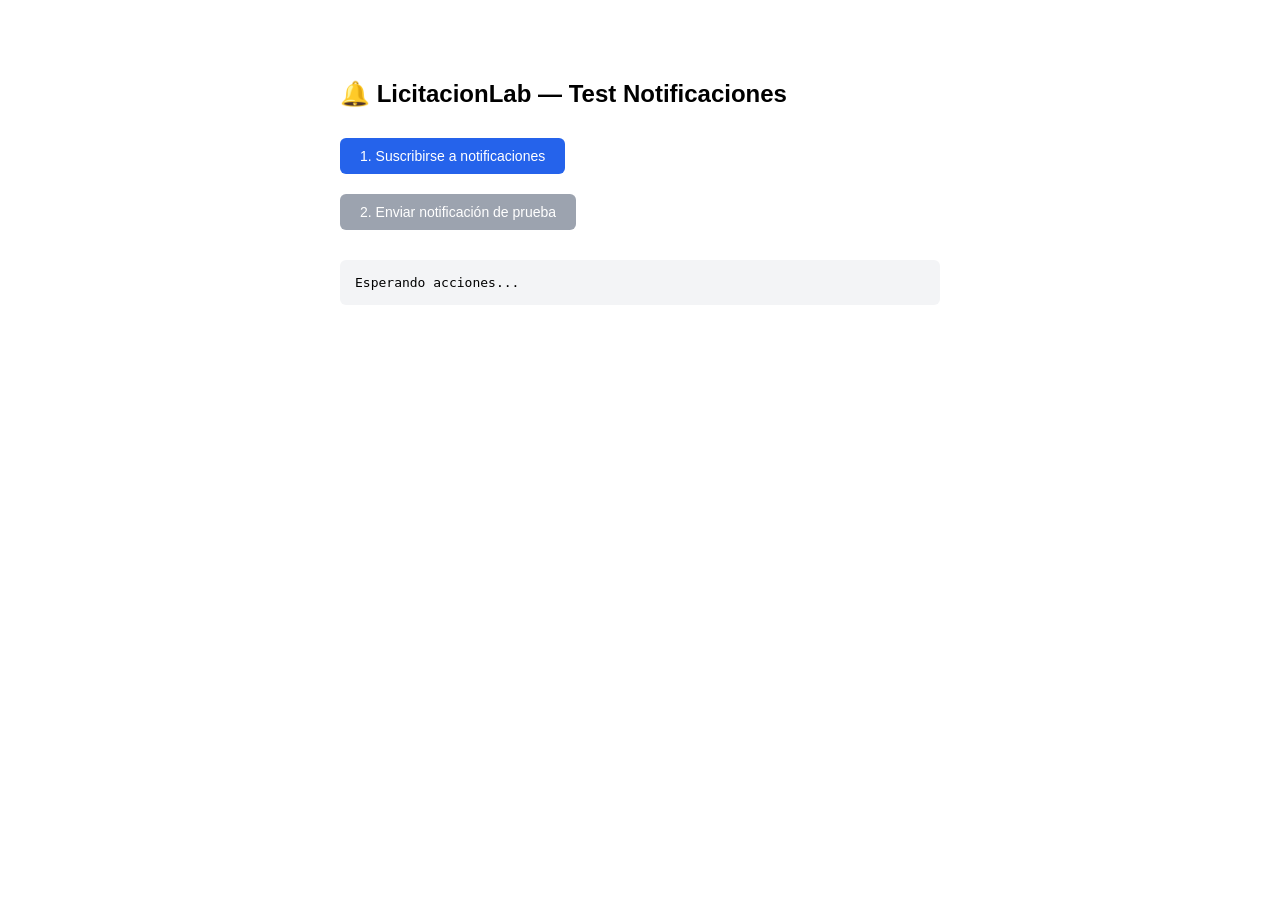
<file: test_push.html>
<!DOCTYPE html>
<html lang="es">
<head>
    <meta charset="UTF-8">
    <title>Test Push Notifications - LicitacionLab</title>
    <style>
        body { font-family: Arial, sans-serif; max-width: 600px; margin: 40px auto; padding: 20px; }
        button { padding: 10px 20px; margin: 10px 0; cursor: pointer; background: #2563eb; color: white; border: none; border-radius: 6px; font-size: 14px; }
        button:disabled { background: #9ca3af; }
        #log { background: #f3f4f6; padding: 15px; border-radius: 6px; margin-top: 20px; font-family: monospace; font-size: 13px; white-space: pre-wrap; }
        .ok { color: green; } .error { color: red; }
    </style>
</head>
<body>
    <h2>🔔 LicitacionLab — Test Notificaciones</h2>
    
    <button id="btnSuscribir" onclick="suscribirse()">1. Suscribirse a notificaciones</button><br>
    <button id="btnPrueba" onclick="enviarPrueba()" disabled>2. Enviar notificación de prueba</button>
    
    <div id="log">Esperando acciones...</div>

    <script>
        const API = "https://web-production-7b940.up.railway.app";
        let endpointActual = null;

        function log(msg, tipo = "") {
            const el = document.getElementById("log");
            el.innerHTML += `\n<span class="${tipo}">${msg}</span>`;
        }

        async function registrarServiceWorker() {
            if (!('serviceWorker' in navigator)) {
                log("❌ Este navegador no soporta Service Workers", "error");
                return null;
            }
            const reg = await navigator.serviceWorker.register("/sw.js");
            log("✅ Service Worker registrado");
            return reg;
        }

        async function suscribirse() {
            try {
                log("⏳ Obteniendo VAPID public key...");
                const res = await fetch(`${API}/api/vapid-public-key`);
                const { publicKey } = await res.json();
                log("✅ Public key obtenida: " + publicKey.substring(0, 20) + "...");

                const reg = await registrarServiceWorker();
                if (!reg) return;

                log("⏳ Solicitando permiso de notificaciones...");
                const permiso = await Notification.requestPermission();
                if (permiso !== "granted") {
                    log("❌ Permiso denegado", "error");
                    return;
                }
                log("✅ Permiso concedido");

                log("⏳ Creando suscripción push...");
                const subscription = await reg.pushManager.subscribe({
                    userVisibleOnly: true,
                    applicationServerKey: urlBase64ToUint8Array(publicKey)
                });

                endpointActual = subscription.endpoint;
                log("✅ Suscripción creada");

                log("⏳ Guardando en backend...");
                const saveRes = await fetch(`${API}/api/notificaciones/suscribirse`, {
                    method: "POST",
                    headers: { "Content-Type": "application/json" },
                    body: JSON.stringify({
                        user_id: "test-user",
                        subscription: subscription.toJSON(),
                        rubros: []
                    })
                });
                const saveData = await saveRes.json();
                log("✅ Guardado en Supabase: " + JSON.stringify(saveData), "ok");

                document.getElementById("btnPrueba").disabled = false;

            } catch (err) {
                log("❌ Error: " + err.message, "error");
            }
        }

        async function enviarPrueba() {
            try {
                log("⏳ Enviando notificación de prueba...");
                const res = await fetch(`${API}/api/notificaciones/enviar-prueba`, {
                    method: "POST",
                    headers: { "Content-Type": "application/json" },
                    body: JSON.stringify({ endpoint: endpointActual })
                });
                const data = await res.json();
                log("✅ Resultado: " + JSON.stringify(data), "ok");
            } catch (err) {
                log("❌ Error: " + err.message, "error");
            }
        }

        function urlBase64ToUint8Array(base64String) {
            const padding = '='.repeat((4 - base64String.length % 4) % 4);
            const base64 = (base64String + padding).replace(/-/g, '+').replace(/_/g, '/');
            const rawData = window.atob(base64);
            const outputArray = new Uint8Array(rawData.length);
            for (let i = 0; i < rawData.length; ++i) outputArray[i] = rawData.charCodeAt(i);
            return outputArray;
        }
    </script>
</body>
</html>
</file>
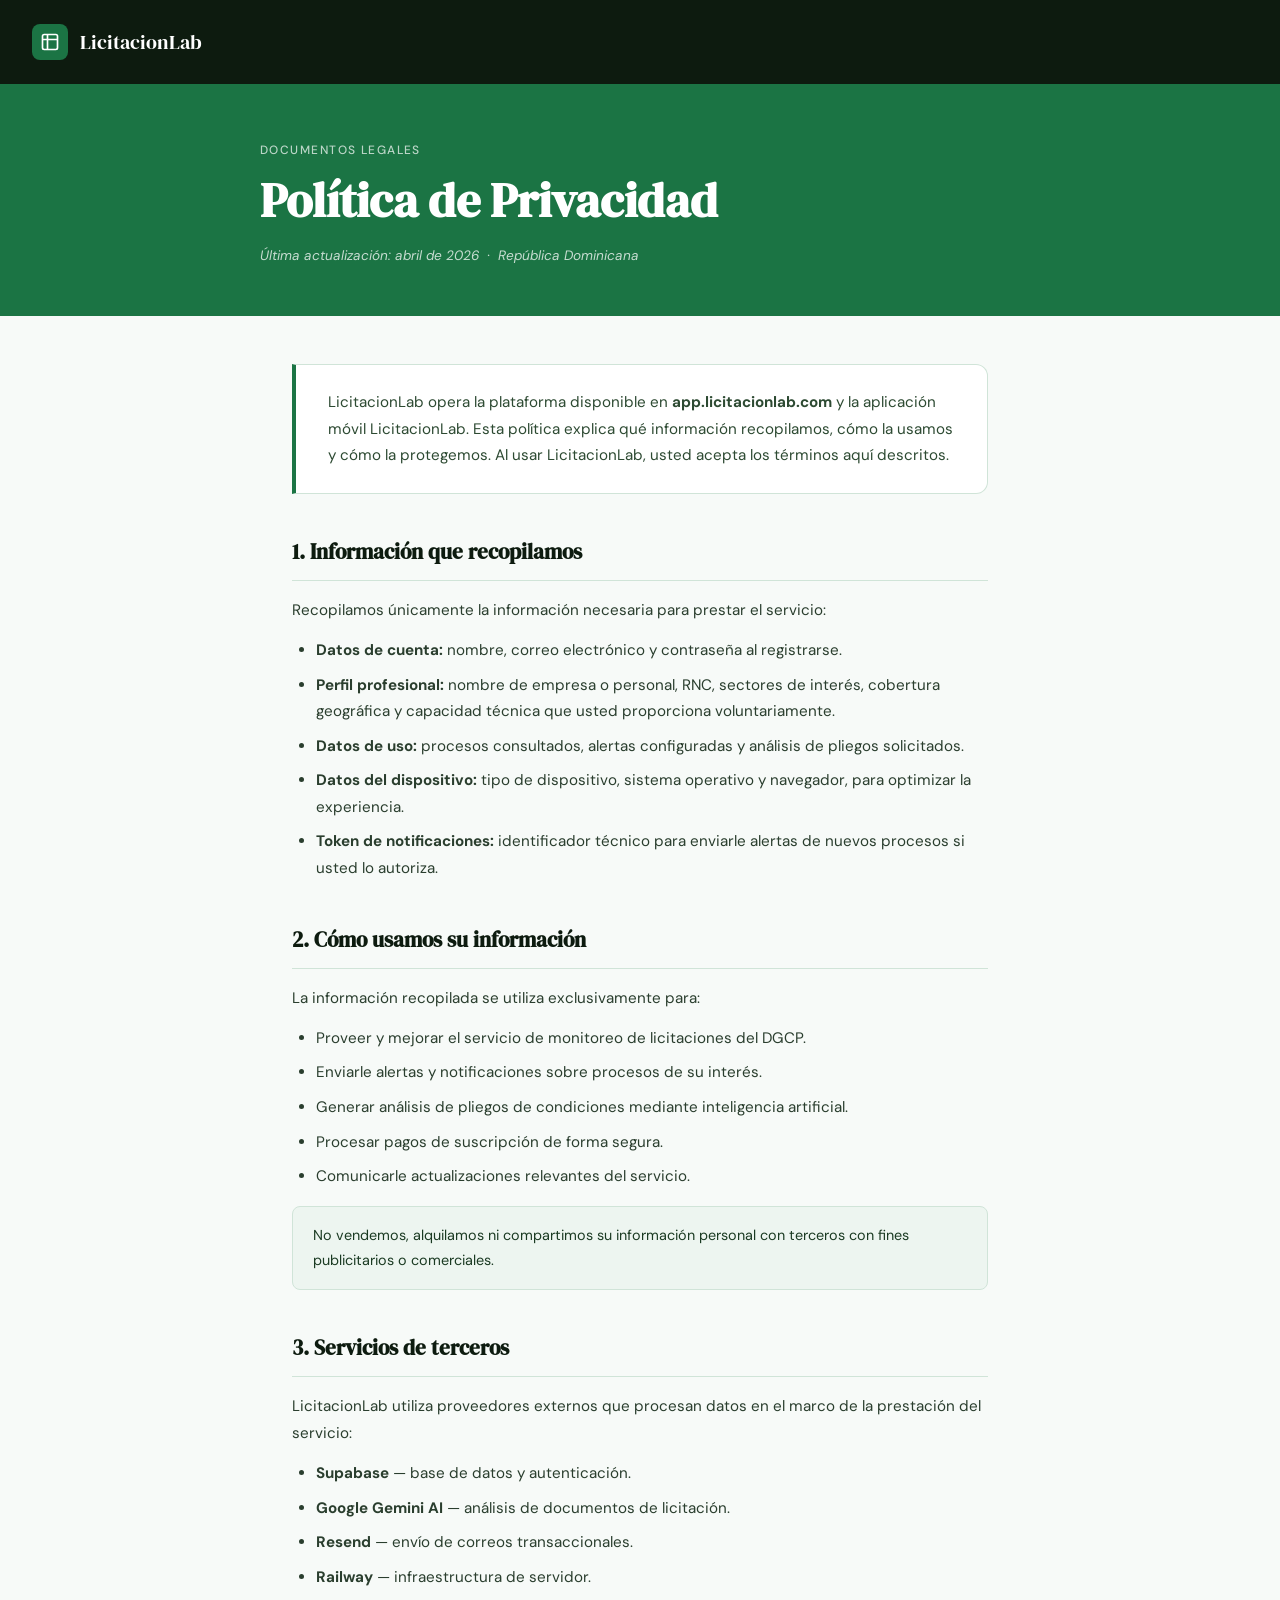
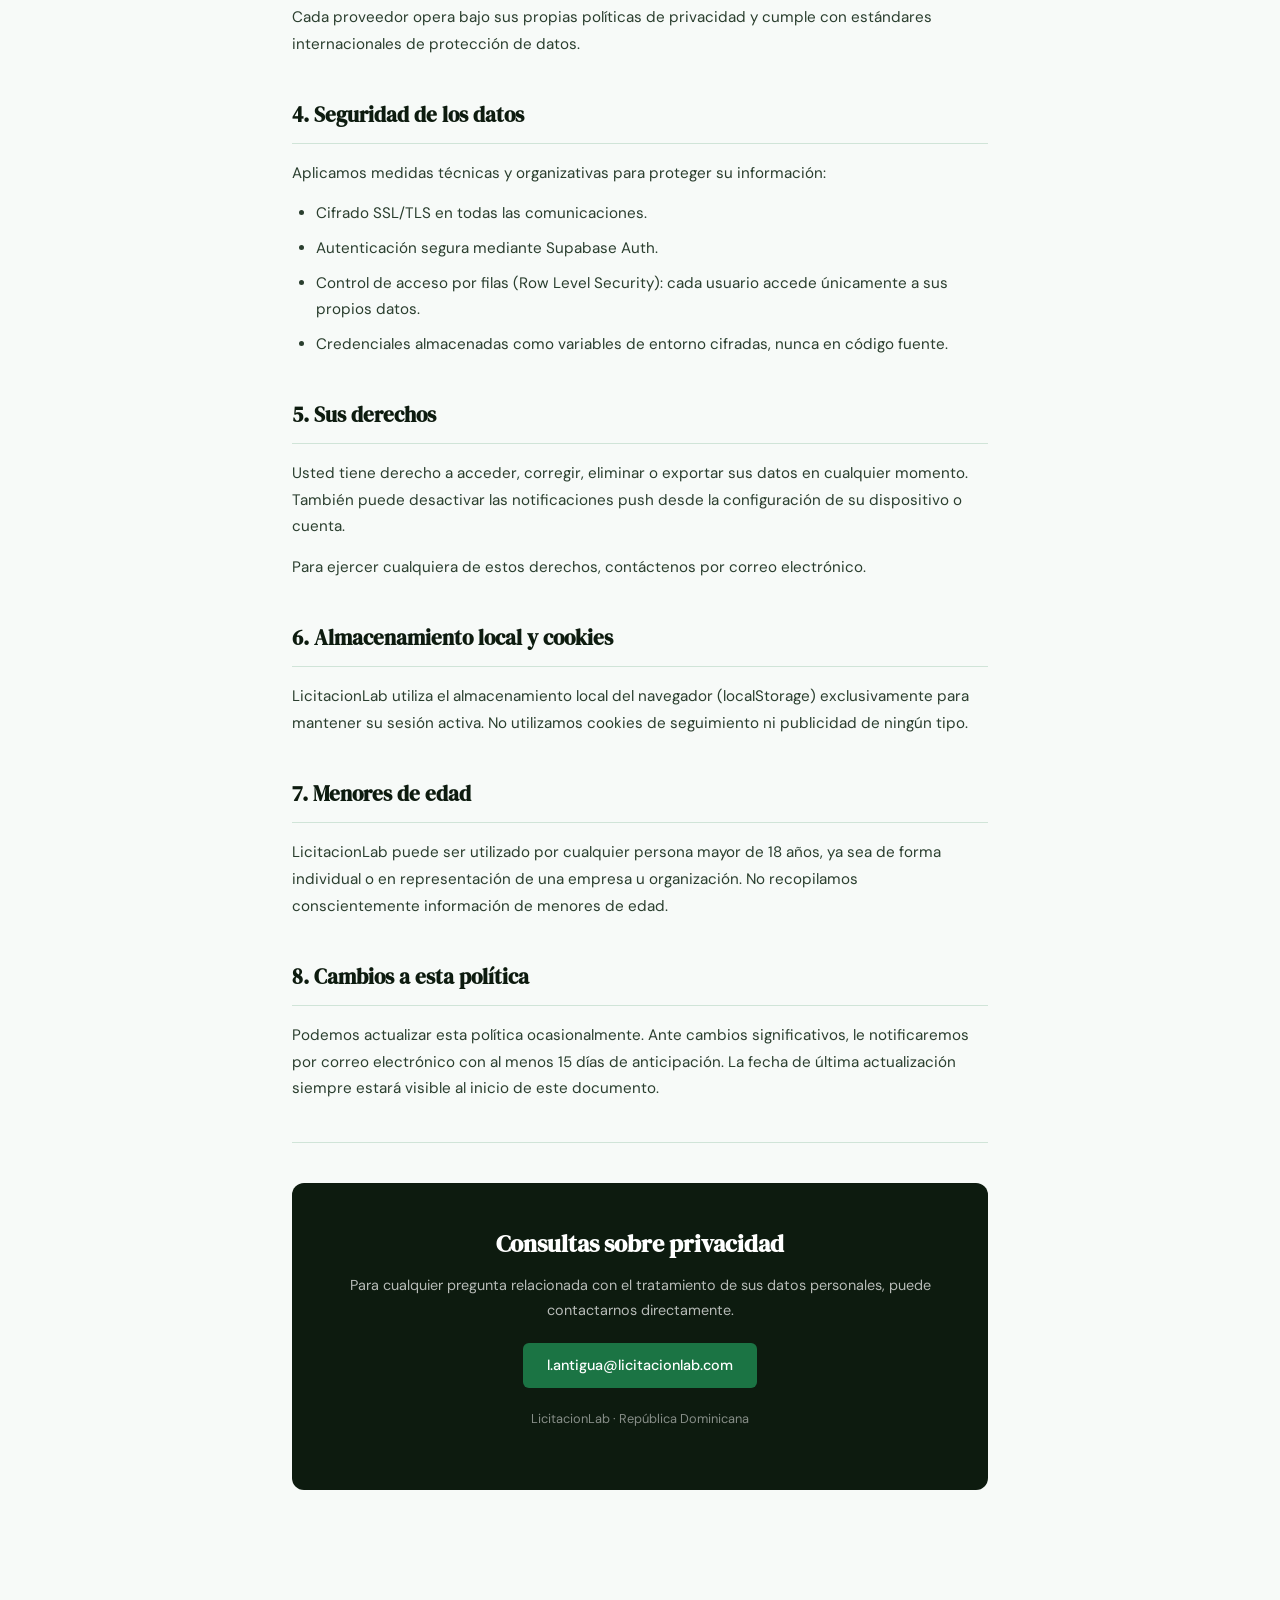
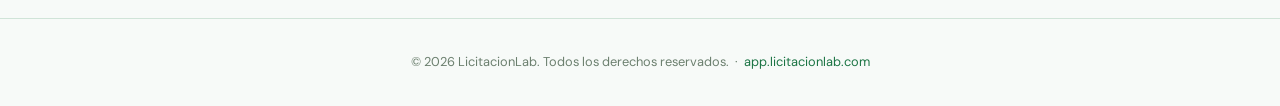
<file: static/privacidad.html>
<!DOCTYPE html>
<html lang="es">
<head>
<meta charset="UTF-8">
<meta name="viewport" content="width=device-width, initial-scale=1.0">
<title>Política de Privacidad — LicitacionLab</title>
<link href="https://fonts.googleapis.com/css2?family=DM+Serif+Display&family=DM+Sans:ital,wght@0,300;0,400;0,500;1,300&display=swap" rel="stylesheet">
<style>
  :root {
    --verde: #1B7444;
    --verde-oscuro: #0D1B0F;
    --verde-claro: #edf5f0;
    --texto: #1a2e1e;
    --gris: #6b7f6e;
    --borde: #d0e4d8;
  }
  * { margin: 0; padding: 0; box-sizing: border-box; }
  body {
    font-family: 'DM Sans', sans-serif;
    background: #f7faf8;
    color: var(--texto);
    line-height: 1.75;
  }
  header {
    background: var(--verde-oscuro);
    padding: 1.5rem 2rem;
    display: flex;
    align-items: center;
    gap: 0.75rem;
  }
  .logo-icon {
    width: 36px; height: 36px;
    background: var(--verde);
    border-radius: 8px;
    display: flex; align-items: center; justify-content: center;
  }
  .logo-icon svg { width: 20px; height: 20px; fill: none; stroke: #fff; stroke-width: 2; stroke-linecap: round; stroke-linejoin: round; }
  .logo-text {
    font-family: 'DM Serif Display', serif;
    font-size: 1.25rem;
    color: #fff;
    text-decoration: none;
  }
  .hero {
    background: var(--verde);
    color: #fff;
    padding: 3.5rem 2rem 3rem;
  }
  .hero-inner { max-width: 760px; margin: 0 auto; }
  .hero-label {
    font-size: 0.75rem;
    font-weight: 500;
    letter-spacing: 0.12em;
    text-transform: uppercase;
    opacity: 0.7;
    margin-bottom: 0.75rem;
  }
  .hero h1 {
    font-family: 'DM Serif Display', serif;
    font-size: clamp(2rem, 5vw, 3rem);
    line-height: 1.15;
    margin-bottom: 1rem;
  }
  .hero-meta { font-size: 0.85rem; opacity: 0.75; font-style: italic; }
  .container { max-width: 760px; margin: 0 auto; padding: 3rem 2rem 5rem; }
  .intro {
    background: #fff;
    border: 1px solid var(--borde);
    border-left: 4px solid var(--verde);
    border-radius: 0 12px 12px 0;
    padding: 1.5rem 2rem;
    margin-bottom: 2.5rem;
    font-size: 0.95rem;
    color: #2d4a32;
  }
  .section { margin-bottom: 2.5rem; }
  .section h2 {
    font-family: 'DM Serif Display', serif;
    font-size: 1.3rem;
    color: var(--verde-oscuro);
    margin-bottom: 1rem;
    padding-bottom: 0.6rem;
    border-bottom: 1px solid var(--borde);
  }
  .section p { margin-bottom: 0.85rem; color: #2a3e2e; font-size: 0.95rem; }
  .section ul { padding-left: 1.5rem; margin-bottom: 0.85rem; }
  .section ul li { margin-bottom: 0.5rem; color: #2a3e2e; font-size: 0.95rem; }
  .note {
    background: var(--verde-claro);
    border: 1px solid var(--borde);
    border-radius: 8px;
    padding: 1rem 1.25rem;
    font-size: 0.9rem;
    color: #1a3a22;
    margin: 1rem 0;
  }
  .divider { border: none; border-top: 1px solid var(--borde); margin: 2.5rem 0; }
  .contact-box {
    background: var(--verde-oscuro);
    color: #fff;
    border-radius: 12px;
    padding: 2.5rem 2rem;
    text-align: center;
  }
  .contact-box h3 {
    font-family: 'DM Serif Display', serif;
    font-size: 1.5rem;
    margin-bottom: 0.5rem;
  }
  .contact-box p { opacity: 0.7; font-size: 0.9rem; margin-bottom: 1.25rem; }
  .contact-box a {
    display: inline-block;
    background: var(--verde);
    color: #fff;
    text-decoration: none;
    padding: 0.6rem 1.5rem;
    border-radius: 6px;
    font-weight: 500;
    font-size: 0.9rem;
  }
  footer {
    text-align: center;
    color: var(--gris);
    font-size: 0.8rem;
    padding: 2rem;
    border-top: 1px solid var(--borde);
    margin-top: 3rem;
  }
  footer a { color: var(--verde); text-decoration: none; }
</style>
</head>
<body>

<header>
  <div class="logo-icon">
    <svg viewBox="0 0 24 24" xmlns="http://www.w3.org/2000/svg">
      <path d="M9 3H5a2 2 0 0 0-2 2v4m6-6h10a2 2 0 0 1 2 2v4M9 3v18m0 0h10a2 2 0 0 0 2-2V9M9 21H5a2 2 0 0 1-2-2V9m0 0h18"/>
    </svg>
  </div>
  <a class="logo-text" href="https://app.licitacionlab.com">LicitacionLab</a>
</header>

<div class="hero">
  <div class="hero-inner">
    <div class="hero-label">Documentos legales</div>
    <h1>Política de Privacidad</h1>
    <div class="hero-meta">Última actualización: abril de 2026 &nbsp;&middot;&nbsp; República Dominicana</div>
  </div>
</div>

<div class="container">

  <div class="intro">
    LicitacionLab opera la plataforma disponible en <strong>app.licitacionlab.com</strong> y la aplicación móvil LicitacionLab. Esta política explica qué información recopilamos, cómo la usamos y cómo la protegemos. Al usar LicitacionLab, usted acepta los términos aquí descritos.
  </div>

  <div class="section">
    <h2>1. Información que recopilamos</h2>
    <p>Recopilamos únicamente la información necesaria para prestar el servicio:</p>
    <ul>
      <li><strong>Datos de cuenta:</strong> nombre, correo electrónico y contraseña al registrarse.</li>
      <li><strong>Perfil profesional:</strong> nombre de empresa o personal, RNC, sectores de interés, cobertura geográfica y capacidad técnica que usted proporciona voluntariamente.</li>
      <li><strong>Datos de uso:</strong> procesos consultados, alertas configuradas y análisis de pliegos solicitados.</li>
      <li><strong>Datos del dispositivo:</strong> tipo de dispositivo, sistema operativo y navegador, para optimizar la experiencia.</li>
      <li><strong>Token de notificaciones:</strong> identificador técnico para enviarle alertas de nuevos procesos si usted lo autoriza.</li>
    </ul>
  </div>

  <div class="section">
    <h2>2. Cómo usamos su información</h2>
    <p>La información recopilada se utiliza exclusivamente para:</p>
    <ul>
      <li>Proveer y mejorar el servicio de monitoreo de licitaciones del DGCP.</li>
      <li>Enviarle alertas y notificaciones sobre procesos de su interés.</li>
      <li>Generar análisis de pliegos de condiciones mediante inteligencia artificial.</li>
      <li>Procesar pagos de suscripción de forma segura.</li>
      <li>Comunicarle actualizaciones relevantes del servicio.</li>
    </ul>
    <div class="note">
      No vendemos, alquilamos ni compartimos su información personal con terceros con fines publicitarios o comerciales.
    </div>
  </div>

  <div class="section">
    <h2>3. Servicios de terceros</h2>
    <p>LicitacionLab utiliza proveedores externos que procesan datos en el marco de la prestación del servicio:</p>
    <ul>
      <li><strong>Supabase</strong> — base de datos y autenticación.</li>
      <li><strong>Google Gemini AI</strong> — análisis de documentos de licitación.</li>
      <li><strong>Resend</strong> — envío de correos transaccionales.</li>
      <li><strong>Railway</strong> — infraestructura de servidor.</li>
    </ul>
    <p>Cada proveedor opera bajo sus propias políticas de privacidad y cumple con estándares internacionales de protección de datos.</p>
  </div>

  <div class="section">
    <h2>4. Seguridad de los datos</h2>
    <p>Aplicamos medidas técnicas y organizativas para proteger su información:</p>
    <ul>
      <li>Cifrado SSL/TLS en todas las comunicaciones.</li>
      <li>Autenticación segura mediante Supabase Auth.</li>
      <li>Control de acceso por filas (Row Level Security): cada usuario accede únicamente a sus propios datos.</li>
      <li>Credenciales almacenadas como variables de entorno cifradas, nunca en código fuente.</li>
    </ul>
  </div>

  <div class="section">
    <h2>5. Sus derechos</h2>
    <p>Usted tiene derecho a acceder, corregir, eliminar o exportar sus datos en cualquier momento. También puede desactivar las notificaciones push desde la configuración de su dispositivo o cuenta.</p>
    <p>Para ejercer cualquiera de estos derechos, contáctenos por correo electrónico.</p>
  </div>

  <div class="section">
    <h2>6. Almacenamiento local y cookies</h2>
    <p>LicitacionLab utiliza el almacenamiento local del navegador (localStorage) exclusivamente para mantener su sesión activa. No utilizamos cookies de seguimiento ni publicidad de ningún tipo.</p>
  </div>

  <div class="section">
    <h2>7. Menores de edad</h2>
    <p>LicitacionLab puede ser utilizado por cualquier persona mayor de 18 años, ya sea de forma individual o en representación de una empresa u organización. No recopilamos conscientemente información de menores de edad.</p>
  </div>

  <div class="section">
    <h2>8. Cambios a esta política</h2>
    <p>Podemos actualizar esta política ocasionalmente. Ante cambios significativos, le notificaremos por correo electrónico con al menos 15 días de anticipación. La fecha de última actualización siempre estará visible al inicio de este documento.</p>
  </div>

  <hr class="divider">

  <div class="contact-box">
    <h3>Consultas sobre privacidad</h3>
    <p>Para cualquier pregunta relacionada con el tratamiento de sus datos personales, puede contactarnos directamente.</p>
    <a href="mailto:l.antigua@licitacionlab.com">l.antigua@licitacionlab.com</a>
    <p style="margin-top: 1.25rem; font-size: 0.8rem; opacity: 0.5;">LicitacionLab &middot; República Dominicana</p>
  </div>

</div>

<footer>
  &copy; 2026 LicitacionLab. Todos los derechos reservados.
  &nbsp;&middot;&nbsp;
  <a href="https://app.licitacionlab.com">app.licitacionlab.com</a>
</footer>

</body>
</html>
</file>
